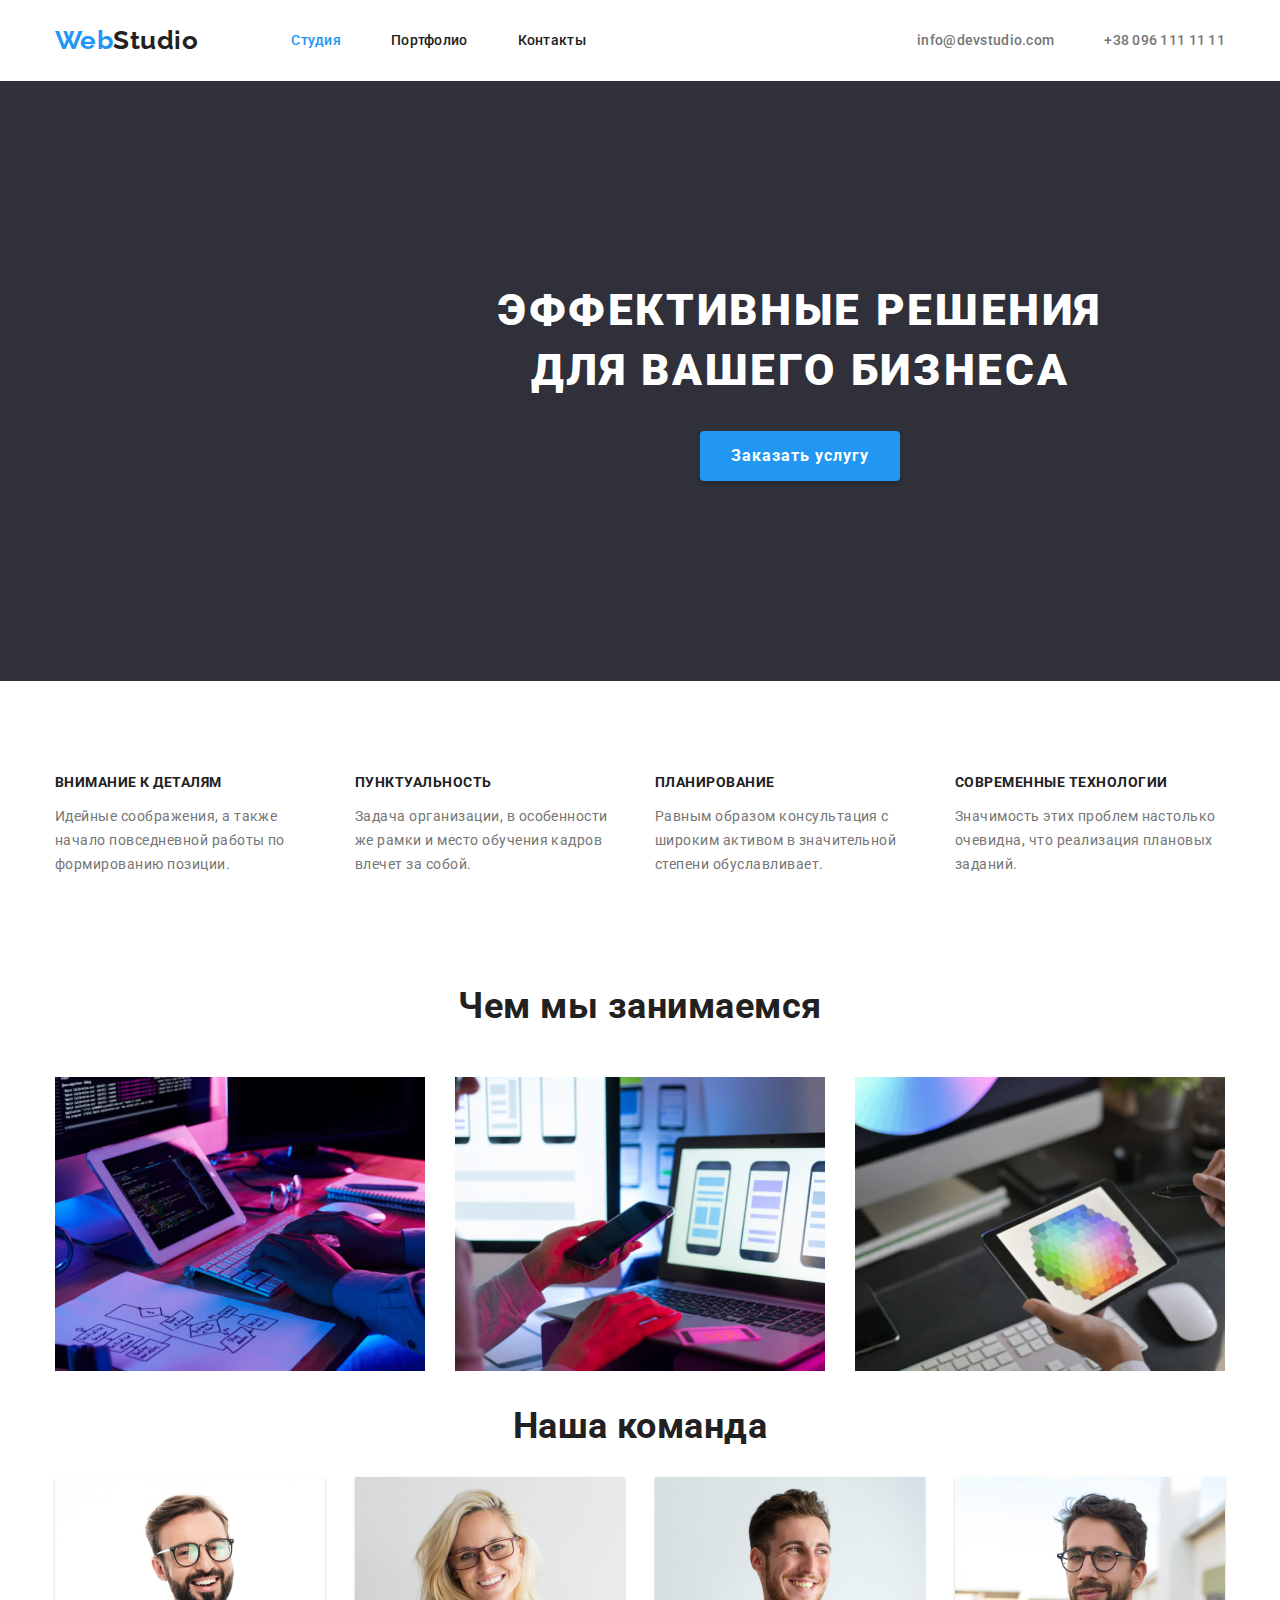
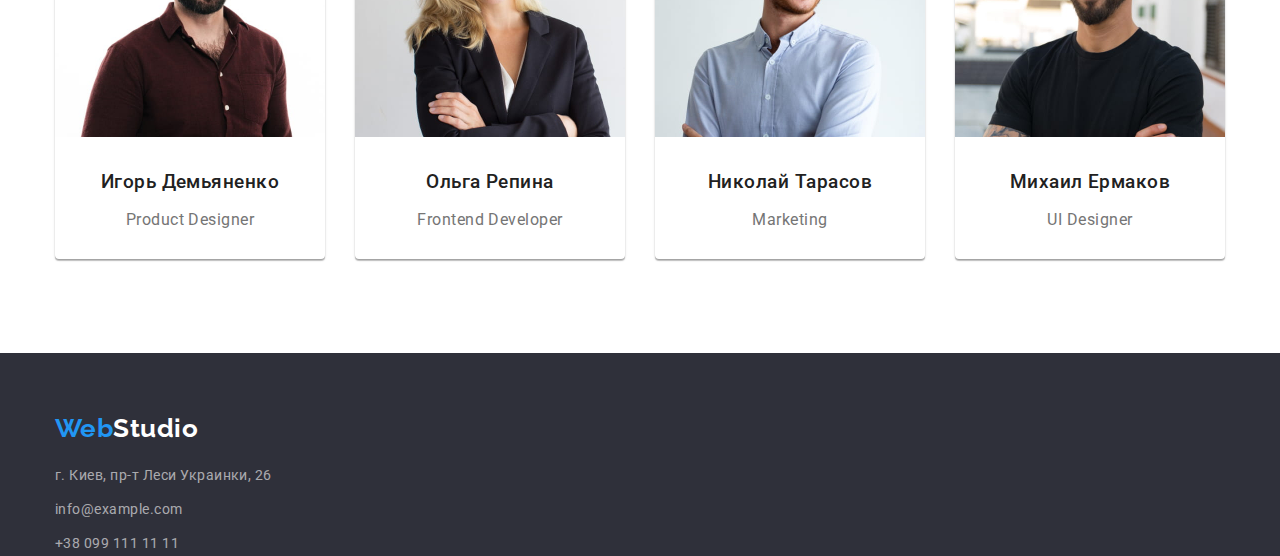
<file: index.html>
<!DOCTYPE html>
<html lang="ru">
  <head>
    <meta charset="UTF-8" />
    <meta http-equiv="X-UA-Compatible" content="IE=edge" />
    <meta name="viewport" content="width=device-width, initial-scale=1.0" />
    <link rel="stylesheet" href="./css/normalize.css" />
    <link rel="preconnect" href="https://fonts.googleapis.com" />
    <link rel="preconnect" href="https://fonts.gstatic.com" crossorigin />
    <link
      href="https://fonts.googleapis.com/css2?family=Raleway:wght@700&family=Roboto:wght@400;500;700;900&display=swap"
      rel="stylesheet"
    />
    <link rel="stylesheet" href="./css/styles.css" />
    <title>Студия</title>
  </head>

  <body>
    <header>
      <div class="container">
        <nav class="header-nav">
          <a class="logo header-logo" href="./index.html" lang="en"
            ><span class="current">Web</span>Studio</a
          >
          <ul class="nav">
            <li><a class="nav-link current" href="./index.html">Студия</a></li>
            <li><a class="nav-link" href="./portfolio.html">Портфолио</a></li>
            <li><a class="nav-link" href="#">Контакты</a></li>
          </ul>
        </nav>
        <ul class="list">
          <li>
            <a class="header-link" href="mailto:info@devstudio.com">info@devstudio.com</a>
          </li>
          <li>
            <a class="header-link" href="tel:+380961111111">+38 096 111 11 11</a>
          </li>
        </ul>
      </div>
    </header>

    <main>
      <section class="hero">
        <div class="container">
          <h1 class="hero-description">Эффективные решения для вашего бизнеса</h1>
          <button class="hero-button">Заказать услугу</button>
        </div>
      </section>
      <section class="features">
        <div class="container">
          <h2 class="visually-hidden">Наши особенности</h2>
          <ul class="list">
            <li class="feature-content">
              <h3 class="feature-title">Внимание к деталям</h3>
              <p class="feature-text">
                Идейные соображения, а также начало повседневной работы по формированию позиции.
              </p>
            </li>
            <li class="feature-content">
              <h3 class="feature-title">Пунктуальность</h3>
              <p class="feature-text">
                Задача организации, в особенности же рамки и место обучения кадров влечет за собой.
              </p>
            </li>
            <li class="feature-content">
              <h3 class="feature-title">Планирование</h3>
              <p class="feature-text">
                Равным образом консультация с широким активом в значительной степени обуславливает.
              </p>
            </li>
            <li class="feature-content">
              <h3 class="feature-title">Современные технологии</h3>
              <p class="feature-text">
                Значимость этих проблем настолько очевидна, что реализация плановых заданий.
              </p>
            </li>
          </ul>
        </div>
      </section>
      <section class="examples">
        <div class="container">
          <h2 class="examples-title title">Чем мы занимаемся</h2>
          <ul class="examples-list list">
            <li class="examples-image">
              <img src="./images/img1.jpg" alt="вёрстка" width="370" />
            </li>
            <li class="examples-image">
              <img src="./images/img2.jpg" alt="оформление" width="370" />
            </li>
            <li class="examples-image"><img src="./images/img3.jpg" alt="дизайн" width="370" /></li>
          </ul>
        </div>
      </section>
      <section class="team">
        <div class="container">
          <h2 class="title">Наша команда</h2>
          <ul class="list team-list">
            <li class="team-member">
              <img src="./images/igor.jpg" alt="фото Игоря" width="270" />
              <h3 class="member-name">Игорь Демьяненко</h3>
              <p class="member-position" lang="en">Product Designer</p>
            </li>
            <li class="team-member">
              <img src="./images/olga.jpg" alt="фото Ольги" width="270" />
              <h3 class="member-name">Ольга Репина</h3>
              <p class="member-position" lang="en">Frontend Developer</p>
            </li>
            <li class="team-member">
              <img src="./images/nick.jpg" alt="фото Николая" width="270" />
              <h3 class="member-name">Николай Тарасов</h3>
              <p class="member-position" lang="en">Marketing</p>
            </li>
            <li class="team-member">
              <img src="./images/michael.jpg" alt="фото Михаила" width="270" />
              <h3 class="member-name">Михаил Ермаков</h3>
              <p class="member-position" lang="en">UI Designer</p>
            </li>
          </ul>
        </div>
      </section>
    </main>

    <footer class="footer">
      <div class="container">
        <div class="footer-position">
        <a class="logo footer-logo" href="./index.html" lang="en"
          ><span class="current">Web</span>Studio</a
        >
        </div>
        <address>
          <ul class="footer-list list">
            <li class="footer-links">
              <a
                class="footer-link"
                href="https://goo.gl/maps/uQqDVaKPQXahRZEBA"
                target="_blank"
                rel="noopener nofollow noreferrer"
                >г. Киев, пр-т Леси Украинки, 26</a
              >
            </li>
            <li class="footer-links"><a class="footer-link" href="mailto:info@example.com">info@example.com</a></li>
            <li class="footer-links"><a class="footer-link" href="tel:+380991111111">+38 099 111 11 11</a></li>
          </ul>
        </address>
      </div>
    </footer>
  </body>
</html>
</file>
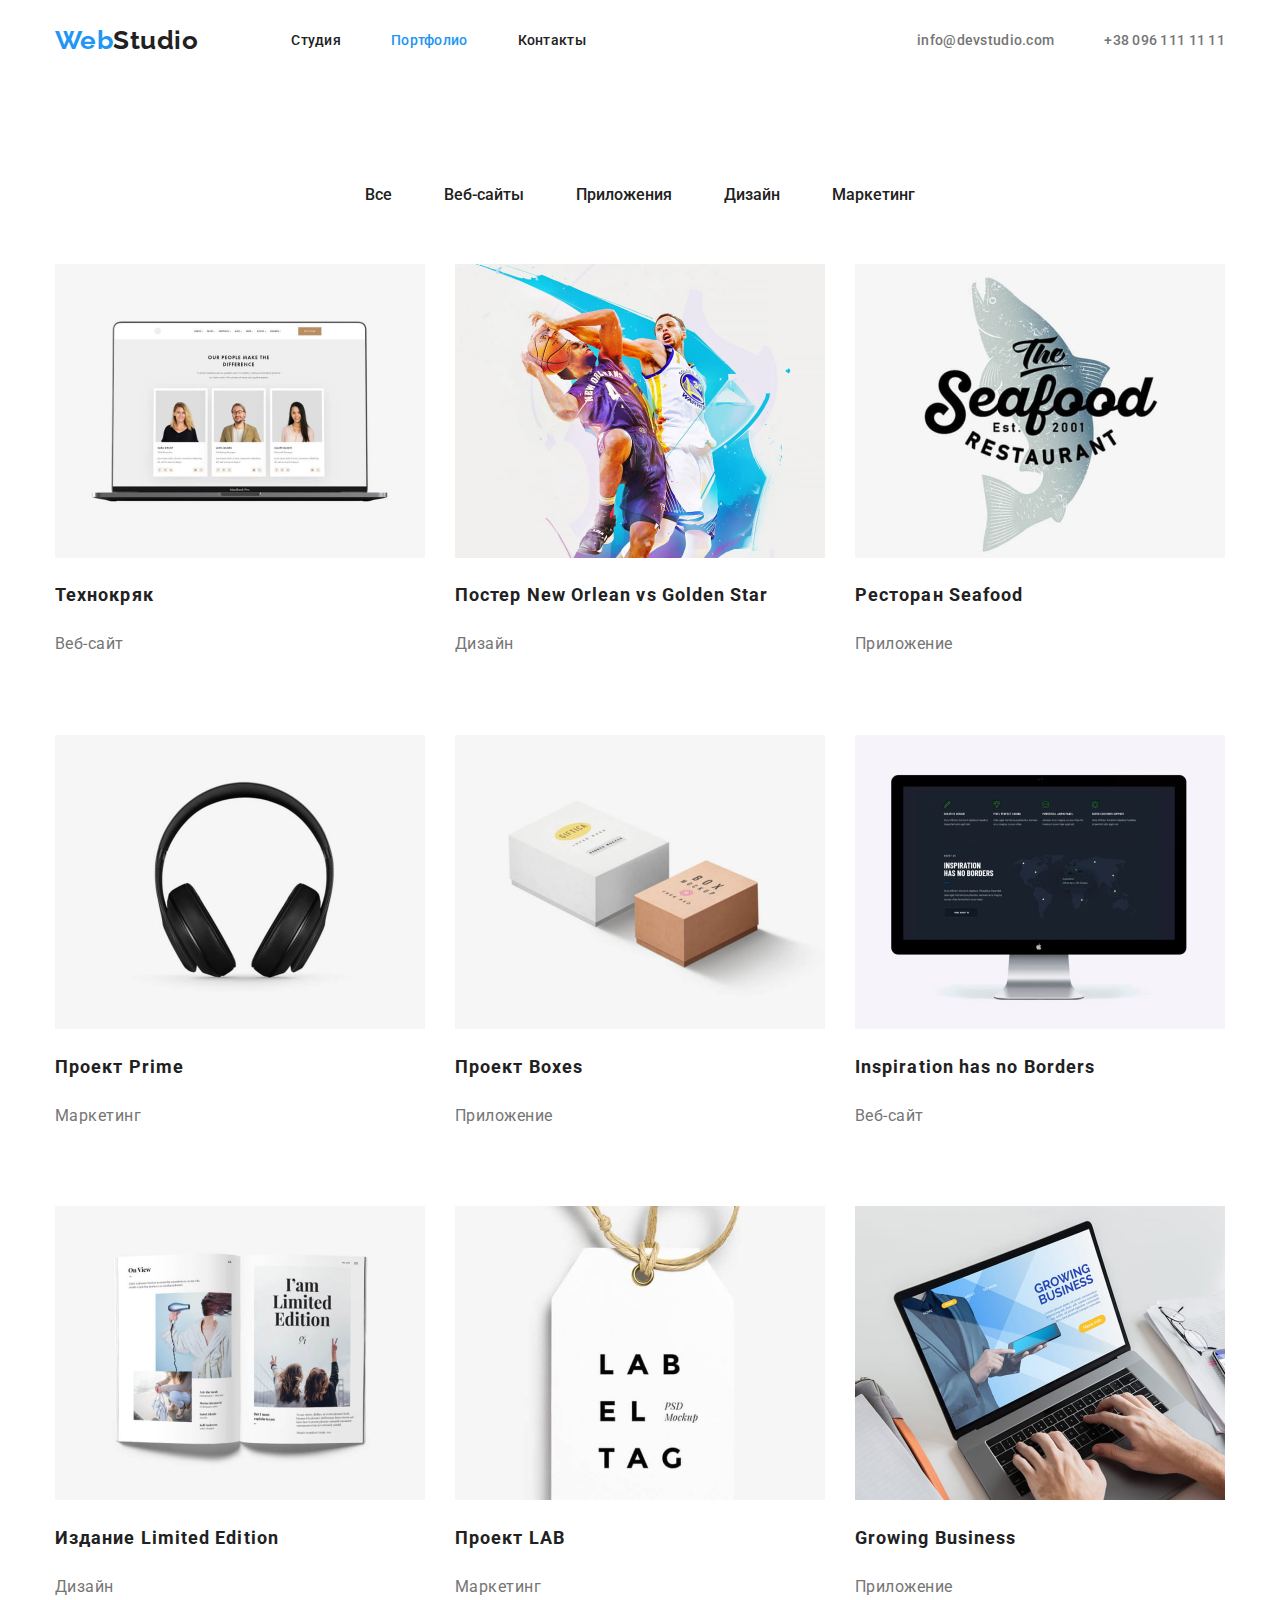
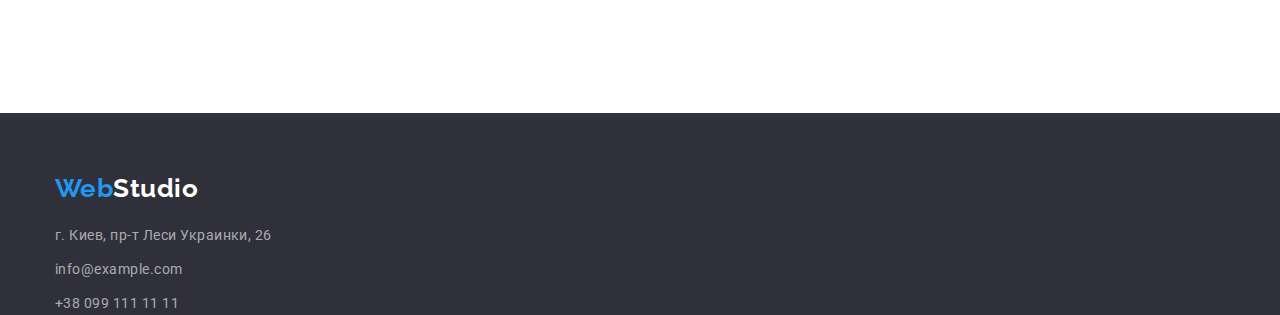
<file: portfolio.html>
<!DOCTYPE html>
<html lang="ru">
  <head>
    <meta charset="UTF-8" />
    <meta http-equiv="X-UA-Compatible" content="IE=edge" />
    <meta name="viewport" content="width=device-width, initial-scale=1.0" />
    <link rel="stylesheet" href="./css/normalize.css" />
    <link rel="preconnect" href="https://fonts.googleapis.com" />
    <link rel="preconnect" href="https://fonts.gstatic.com" crossorigin />
    <link
      href="https://fonts.googleapis.com/css2?family=Raleway:wght@700&family=Roboto:wght@400;500;700;900&display=swap"
      rel="stylesheet"
    />
    <link rel="stylesheet" href="./css/styles.css" />
    <title>Портфолио</title>
  </head>

  <body>
    <header>
      <div class="container">
        <nav class="header-nav">
          <a class="logo header-logo" href="./index.html" lang="en"
            ><span class="current">Web</span>Studio</a
          >
          <ul class="nav">
            <li><a class="nav-link" href="./index.html">Студия</a></li>
            <li><a class="nav-link current" href="./portfolio.html">Портфолио</a></li>
            <li><a class="nav-link" href="#">Контакты</a></li>
          </ul>
        </nav>
        <ul class="list">
          <li>
            <a class="header-link" href="mailto:info@devstudio.com">info@devstudio.com</a>
          </li>
          <li>
            <a class="header-link" href="tel:+380961111111">+38 096 111 11 11</a>
          </li>
        </ul>
      </div>
    </header>

    <main>
      <nav>
        <div class="container">
          <button class="nav-button" type="button">Все</button>
          <button class="nav-button" type="button">Веб-сайты</button>
          <button class="nav-button" type="button">Приложения</button>
          <button class="nav-button" type="button">Дизайн</button>
          <button class="nav-button" type="button">Маркетинг</button>
        </div>
      </nav>
        <div class="container">
          <ul class="cards list">
            <li class="card">
              <img src="./images/laptop.jpg" alt="фото проекта" class="card-image" width="370" />
              <h2 class="card-title">Технокряк</h2>
              <p class="card-subtitle">Веб-сайт</p>
            </li>
            <li class="card">
              <img src="./images/nba.jpg" alt="фото проекта" class="card-image" width="370" />
              <h2 class="card-title">Постер New Orlean vs Golden Star</h2>
              <p class="card-subtitle">Дизайн</p>
            </li>
            <li class="card">
              <img src="./images/seafood.jpg" alt="фото проекта" class="card-image" width="370" />
              <h2 class="card-title">Ресторан Seafood</h2>
              <p class="card-subtitle">Приложение</p>
            </li>
            <li class="card">
              <img
                src="./images/headphones.jpg"
                alt="фото проекта"
                class="card-image"
                width="370"
              />
              <h2 class="card-title">Проект Prime</h2>
              <p class="card-subtitle">Маркетинг</p>
            </li>
            <li class="card">
              <img src="./images/boxes.jpg" alt="фото проекта" class="card-image" width="370" />
              <h2 class="card-title">Проект Boxes</h2>
              <p class="card-subtitle">Приложение</p>
            </li>
            <li class="card">
              <img src="./images/monitor.jpg" alt="фото проекта" class="card-image" width="370" />
              <h2 class="card-title">Inspiration has no Borders</h2>
              <p class="card-subtitle">Веб-сайт</p>
            </li>
            <li class="card">
              <img src="./images/book.jpg" alt="фото проекта" class="card-image" width="370" />
              <h2 class="card-title">Издание Limited Edition</h2>
              <p class="card-subtitle">Дизайн</p>
            </li>
            <li class="card">
              <img src="./images/lab.jpg" alt="фото проекта" class="card-image" width="370" />
              <h2 class="card-title">Проект LAB</h2>
              <p class="card-subtitle">Маркетинг</p>
            </li>
            <li class="card">
              <img src="./images/business.jpg" alt="фото проекта" class="card-image" width="370" />
              <h2 class="card-title">Growing Business</h2>
              <p class="card-subtitle">Приложение</p>
            </li>
          </ul>
        </div>
    </main>

    <footer class="footer">
      <div class="container">
        <div class="footer-position">
          <a class="logo footer-logo" href="./portfolio.html" lang="en"
            ><span class="current">Web</span>Studio</a
          >
        </div>
        <address>
          <ul class="footer-list list">
            <li class="footer-links">
              <a
                class="footer-link"
                href="https://goo.gl/maps/uQqDVaKPQXahRZEBA"
                target="_blank"
                rel="noopener nofollow noreferrer"
                >г. Киев, пр-т Леси Украинки, 26</a
              >
            </li>
            <li class="footer-links">
              <a class="footer-link" href="mailto:info@example.com">info@example.com</a>
            </li>
            <li class="footer-links">
              <a class="footer-link" href="tel:+380991111111">+38 099 111 11 11</a>
            </li>
          </ul>
        </address>
      </div>
    </footer>
  </body>
</html>
</file>
<file: css/styles.css>
:root {
    /* Fonts */
    --main-font-family: 'Roboto', sans-serif;

    /* Colors */
    --main-color: #757575;
    --secondary-color: #212121;
    --current-color: #2196F3;
    --additional-color: #ffffff;
    --bg-color: #2F303A;
}

/* Common styles */
body {
    font-family: var(--main-font-family);
    font-style: normal;
    font-size: 16px;
    font-weight: 400;
    letter-spacing: 0.03em;
    
    color: var(--main-color);
}

.logo, .list, .nav, .nav-link, .header-link, .footer-link {
    list-style: none;
    text-decoration: none;
}

/* Header */
.logo {
    font-family: 'Raleway';
    font-weight: 700;
    font-size: 26px;
    line-height: 1.19;

}

.header-logo {
    color: var(--secondary-color);
}

.nav-link, .header-link {
    font-weight: 500;
    font-size: 14px;
    line-height: 1.14;
    letter-spacing: 0.02em;
}

.nav-link:hover,
.header-link:hover, .nav-link:focus, .header-link:focus {
    color: var(--current-color);
}

.nav-link {
    color: var(--secondary-color);
}

.header-link {
    color: inherit;
}

/* Section Hero */
.hero {
    background-color: var(--bg-color);
}

.hero-description {
    font-weight: 900;
    font-size: 44px;
    line-height: 1.36;
    text-align: center;
    letter-spacing: 0.06em;
    text-transform: uppercase;
    color: var(--additional-color);
}

.hero-button {
    cursor: pointer;
    font-weight: 700;
    font-size: 16px;
    line-height: 1.87;
    text-align: center;
    letter-spacing: 0.06em;
    color: var(--additional-color);
    background-color: var(--current-color);
    box-shadow: 0px 4px 4px rgba(0, 0, 0, 0.15);
    border-radius: 4px;
}

/* Section Features */
.visually-hidden {
    position: absolute;
    white-space: nowrap;
    width: 1px;
    height: 1px;
    overflow: hidden;
    border: 0;
    padding: 0;
    clip: rect(0 0 0 0);
    clip-path: inset(50%);
    margin: -1px;
}

.feature-title {
    font-weight: 700;
    font-size: 14px;
    line-height: 1.14;
    text-transform: uppercase;
    color: var(--secondary-color);
}

.feature-text {
    font-size: 14px;
    line-height: 1.71;
}

/* Section Examples, Section Team*/
.title {
    font-weight: 700;
    font-size: 36px;
    line-height: 1.17;
    text-align: center;
    color: var(--secondary-color);
}

/* Section Team */

.member-name {
    font-weight: 500;
    line-height: 1.19;
    color: var(--secondary-color)
}

.member-position {
    line-height: 1.19;
}

/* Footer */
.footer {
    background-color: var(--bg-color);
}

.footer-logo {
    color: var(--additional-color);
}

.footer-link {
    font-style: normal;
    font-size: 14px;
    line-height: 1.71;
    color: rgba(255, 255, 255, 0.6);
}

.footer-link:hover, .footer-link:focus {
    color: var(--additional-color);
}

/* Portfolio Main */

.nav-button {
    cursor: pointer;
    border: none;
    font-weight: 500;
    line-height: 1.63;
    text-align: center;
    color: var(--secondary-color);
    background-color: var(--additional-color);
    border-radius: 4px;
}

.nav-button:hover, .nav-button:focus {
    color: var(--additional-color);
    background-color: var(--current-color);
    box-shadow: 0px 3px 1px rgba(0, 0, 0, 0.1), 0px 1px 2px rgba(0, 0, 0, 0.08), 0px 2px 2px rgba(0, 0, 0, 0.12);
}

.card-title {
    font-weight: 700;
    font-size: 18px;
    line-height: 2;
    letter-spacing: 0.06em;
    color: var(--secondary-color);
}

.card-subtitle {
    line-height: 1.87;
}

/* Current */
.current {
    color: var(--current-color);
}
/* Positioning */

header {
    padding-top: 25px;
    padding-bottom: 25px;
}
.container {
    width: 1170px;
    margin-left: auto;
    margin-right: auto;
}

.nav, .list {
    padding-left: 0;
    margin-top: 0;
    margin-bottom: 0;
}

header > .container {
    display: flex;
    align-items: center;
    justify-content: space-between;
}

.header-nav {
    display: flex;
    justify-content: space-between;
}
.list {
    display: flex;
}

.nav {
    margin-left: 43px;
    display: flex;
    align-items: center;
}

.nav-link {
    margin-left: 50px;
}

.header-link {
    margin-left: 50px;
}

.hero > .container {
    align-items: center;
    width: 1600px;
    height: 600px;
}
.hero-description {
    margin-top: 0;
    margin-bottom: 0;
    margin-left: 452px;
    margin-right: 452px;
    padding-top: 200px;
}

.hero-button {
    border: none;
    margin: 0 auto;
    display: block;
    width: 200px;
    height: 50px;
    margin-top: 30px;
}

.feature-content {
    width: 270px;
}

.feature-content + .feature-content {
    margin-left: 30px;
}

.feature-title {
    margin-top: 94px;
    margin-bottom: 10px;

}

.examples-title {
    margin-top: 94px;
    margin-bottom: 50px;
}

.examples-image + .examples-image {
    margin-left: 30px;
}

.team-member + .team-member {
    margin-left: 30px;
}

.member-name, .member-position {
    text-align: center;
}

.member-name {
    margin-top: 30px;
    margin-bottom: 10px;
}

.member-position {
    margin-bottom: 30px;
}

.team-member {
    box-shadow: 0px 1px 3px rgba(0, 0, 0, 0.12), 0px 1px 1px rgba(0, 0, 0, 0.14), 0px 2px 1px rgba(0, 0, 0, 0.2);
    border-radius: 0px 0px 4px 4px;
    margin-bottom: 94px;
}

.footer-position {
    padding-top: 60px;
    padding-bottom: 20px;
}

.footer-list {
    display: block;
}

.footer-links + .footer-links {
    margin-top: 10px;
}

/* Positioning Portfolio */
nav > .container {
    margin-top: 95px;
    display: flex;
    justify-content: center;
    }

.nav-button + .nav-button {
    margin-left: 8px;
}

.nav-button {
    padding: 6px 22px 6px 22px;
    margin-bottom: 50px;
}

.card {
    display: inline;
}

.cards {
    flex-wrap: wrap;
}

.card {
    margin-bottom: 30px;
}

.cards {
    gap: 30px;
    margin-bottom: 65px;
}
</file>
